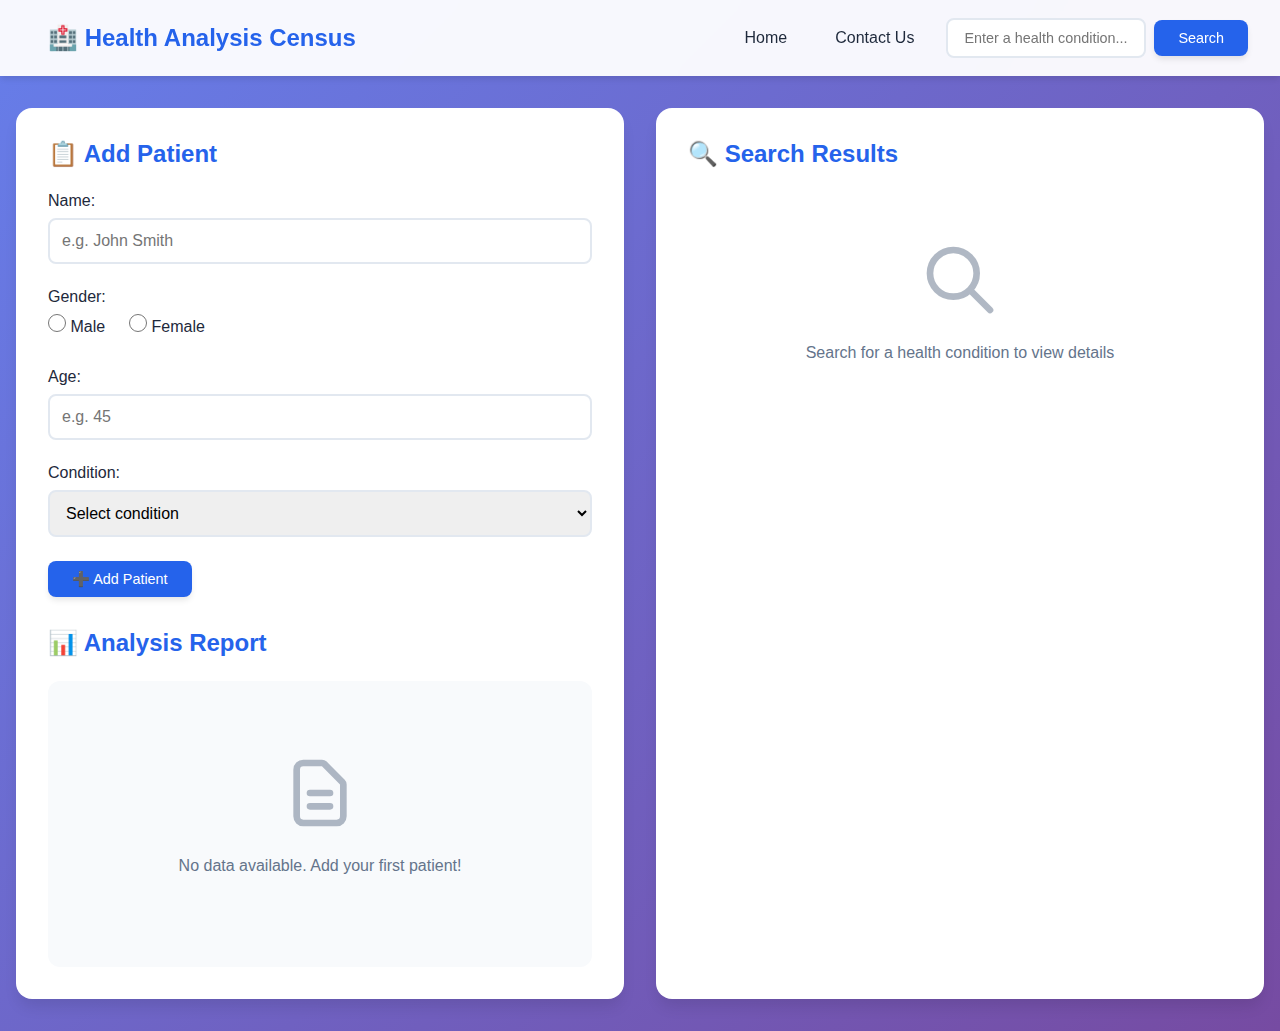
<file: healthAnalysis/index.html>
<!DOCTYPE html>
<html lang="en">
	<head>
		<meta charset="UTF-8" />
		<title>Health Analysis Data</title>
		<link rel="stylesheet" href="./health_analysis.css" />
	</head>
	<body>
		<nav>
			<div class="nav-container">
				<a href="./index.html"><h1>🏥 Health Analysis Census</h1></a>
				<ul class="nav-links">
					<li><a href="./index.html">Home</a></li>
					<li><a href="./health_contact.html">Contact Us</a></li>
					<li class="search-container">
						<input
							type="text"
							id="conditionInput"
							placeholder="Enter a health condition..."
						/>
						<button id="btnSearch">Search</button>
					</li>
				</ul>
			</div>
		</nav>

		<div class="container">
			<div class="card">
				<h2>📋 Add Patient</h2>
				<form id="patientForm">
					<div class="form-group">
						<label for="name">Name:</label>
						<input type="text" id="name" placeholder="e.g. John Smith" />
						<span class="error-message">Name is required</span>
					</div>

					<div class="form-group">
						<label>Gender:</label>
						<div class="radio-group">
							<label class="radio-label">
								<input type="radio" name="gender" id="male" value="Male" />
								<span>Male</span>
							</label>
							<label class="radio-label">
								<input type="radio" name="gender" id="female" value="Female" />
								<span>Female</span>
							</label>
						</div>
						<span class="error-message">Please select a gender</span>
					</div>

					<div class="form-group">
						<label for="age">Age:</label>
						<input type="number" id="age" placeholder="e.g. 45" min="0" max="120" />
						<span class="error-message">Please enter a valid age (0-120)</span>
					</div>

					<div class="form-group">
						<label for="condition">Condition:</label>
						<select id="condition">
							<option value="">Select condition</option>
							<option value="Diabetes">Diabetes</option>
							<option value="Thyroid">Thyroid</option>
							<option value="High Blood Pressure">High Blood Pressure</option>
						</select>
						<span class="error-message">Please select a condition</span>
					</div>

					<button type="submit" id="addPatient">➕ Add Patient</button>
				</form>

				<h2 style="margin-top: 2rem">📊 Analysis Report</h2>
				<div id="report">
					<div class="empty-state">
						<svg fill="none" stroke="currentColor" viewBox="0 0 24 24">
							<path
								stroke-linecap="round"
								stroke-linejoin="round"
								stroke-width="2"
								d="M9 12h6m-6 4h6m2 5H7a2 2 0 01-2-2V5a2 2 0 012-2h5.586a1 1 0 01.707.293l5.414 5.414a1 1 0 01.293.707V19a2 2 0 01-2 2z"
							/>
						</svg>
						<p>No data available. Add your first patient!</p>
					</div>
				</div>
			</div>

			<div class="card">
				<h2>🔍 Search Results</h2>
				<div id="result">
					<div class="empty-state">
						<svg fill="none" stroke="currentColor" viewBox="0 0 24 24">
							<path
								stroke-linecap="round"
								stroke-linejoin="round"
								stroke-width="2"
								d="M21 21l-6-6m2-5a7 7 0 11-14 0 7 7 0 0114 0z"
							/>
						</svg>
						<p>Search for a health condition to view details</p>
					</div>
				</div>
			</div>
		</div>
		<script src="./health_analysis.js"></script>
	</body>
</html>
</file>
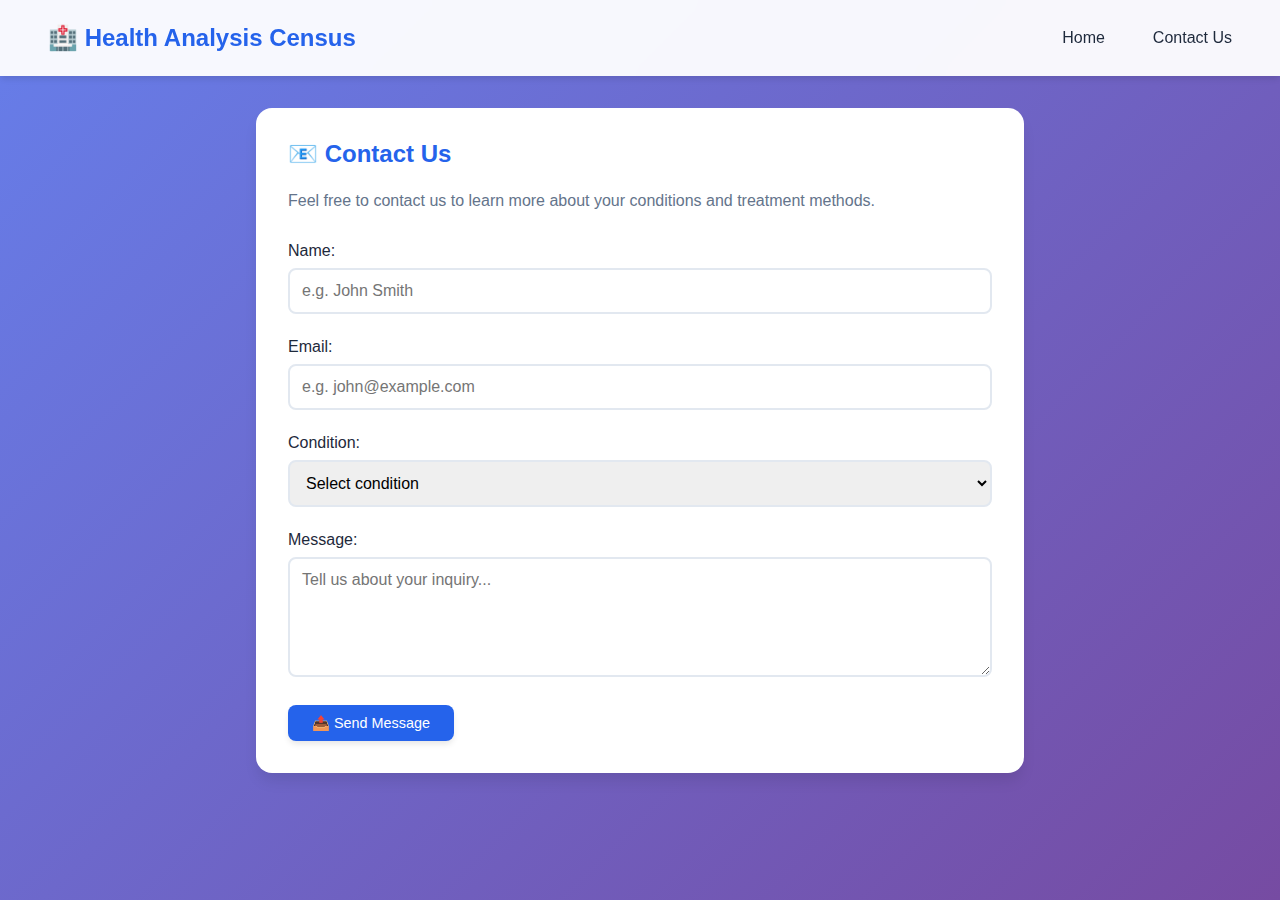
<file: healthAnalysis/health_contact.html>
<!DOCTYPE html>
<html lang="it">
	<head>
		<meta charset="UTF-8" />
		<meta name="viewport" content="width=device-width, initial-scale=1.0" />
		<title>Contact Us - Health Analysis Census</title>
		<link rel="stylesheet" href="./health_analysis.css" />
	</head>
	<body>
		<nav>
			<div class="nav-container">
				<a href="./index.html"><h1>🏥 Health Analysis Census</h1></a>
				<ul class="nav-links">
					<li><a href="./index.html">Home</a></li>
					<li><a href="./health_contact.html">Contact Us</a></li>
				</ul>
			</div>
		</nav>

		<div class="container single-column">
			<div class="card">
				<h2>📧 Contact Us</h2>
				<p style="color: var(--text-secondary); margin-bottom: 2rem">
					Feel free to contact us to learn more about your conditions and treatment methods.
				</p>

				<form id="contactForm">
					<div class="form-group">
						<label for="contactName">Name:</label>
						<input
							type="text"
							id="contactName"
							name="name"
							placeholder="e.g. John Smith"
							required
						/>
						<span class="error-message">Name is required</span>
					</div>

					<div class="form-group">
						<label for="contactEmail">Email:</label>
						<input
							type="email"
							id="contactEmail"
							name="email"
							placeholder="e.g. john@example.com"
							required
						/>
						<span class="error-message">Please enter a valid email</span>
					</div>

					<div class="form-group">
						<label for="contactCondition">Condition:</label>
						<select id="contactCondition" name="condition" required>
							<option value="">Select condition</option>
							<option value="Diabetes">Diabetes</option>
							<option value="Thyroid">Thyroid</option>
							<option value="High Blood Pressure">High Blood Pressure</option>
							<option value="Other">Other</option>
						</select>
						<span class="error-message">Please select a condition</span>
					</div>

					<div class="form-group">
						<label for="contactMessage">Message:</label>
						<textarea
							id="contactMessage"
							name="message"
							rows="5"
							placeholder="Tell us about your inquiry..."
							required
						></textarea>
						<span class="error-message">Message is required</span>
					</div>

					<button type="submit">📤 Send Message</button>
				</form>

				<div id="contactSuccess" class="contact-success">
					<svg fill="none" stroke="currentColor" viewBox="0 0 24 24">
						<path
							stroke-linecap="round"
							stroke-linejoin="round"
							stroke-width="2"
							d="M9 12l2 2 4-4m6 2a9 9 0 11-18 0 9 9 0 0118 0z"
						/>
					</svg>
					<h3>Thank you for contacting us!</h3>
					<p>We'll get back to you as soon as possible.</p>
				</div>
			</div>
		</div>

		<script src="health_analysis.js"></script>
	</body>
</html>
</file>
<file: healthAnalysis/health_analysis.css>
* {
	margin: 0;
	padding: 0;
	box-sizing: border-box;
}

:root {
	--primary: #2563eb;
	--primary-dark: #1e40af;
	--secondary: #10b981;
	--danger: #ef4444;
	--warning: #f59e0b;
	--bg-light: #f8fafc;
	--bg-card: #ffffff;
	--text-primary: #1e293b;
	--text-secondary: #64748b;
	--border: #e2e8f0;
	--shadow: 0 4px 6px -1px rgba(0, 0, 0, 0.1);
	--shadow-lg: 0 10px 15px -3px rgba(0, 0, 0, 0.1);
}

body {
	font-family: -apple-system, BlinkMacSystemFont, "Segoe UI", Roboto, Oxygen, Ubuntu, Cantarell,
		sans-serif;
	background: linear-gradient(135deg, #667eea 0%, #764ba2 100%);
	min-height: 100vh;
	color: var(--text-primary);
}

/* Navigation */
nav {
	background: rgba(255, 255, 255, 0.95);
	backdrop-filter: blur(10px);
	padding: 1rem 2rem;
	box-shadow: var(--shadow);
	position: sticky;
	top: 0;
	z-index: 100;
}

.nav-container {
	max-width: 1400px;
	margin: 0 auto;
	display: flex;
	align-items: center;
	justify-content: space-between;
	flex-wrap: wrap;
	gap: 1rem;
}

nav h1 {
	color: var(--primary);
	font-size: 1.5rem;
	margin: 0;
}

.nav-links {
	display: flex;
	align-items: center;
	gap: 1rem;
	list-style: none;
	flex-wrap: wrap;
}

nav a {
	text-decoration: none;
	color: var(--text-primary);
	font-weight: 500;
	padding: 0.5rem 1rem;
	border-radius: 8px;
	transition: all 0.3s ease;
}

nav a:hover {
	background: var(--bg-light);
	color: var(--primary);
}

.search-container {
	display: flex;
	gap: 0.5rem;
	align-items: center;
}

#conditionInput {
	padding: 0.6rem 1rem;
	border: 2px solid var(--border);
	border-radius: 8px;
	font-size: 0.9rem;
	width: 200px;
	transition: all 0.3s ease;
}

#conditionInput:focus {
	outline: none;
	border-color: var(--primary);
	box-shadow: 0 0 0 3px rgba(37, 99, 235, 0.1);
}

button {
	padding: 0.6rem 1.5rem;
	background: var(--primary);
	color: white;
	border: none;
	border-radius: 8px;
	cursor: pointer;
	font-weight: 500;
	font-size: 0.9rem;
	transition: all 0.3s ease;
	box-shadow: var(--shadow);
}

button:hover {
	background: var(--primary-dark);
	transform: translateY(-2px);
	box-shadow: var(--shadow-lg);
}

button:active {
	transform: translateY(0);
}

/* Container */
.container {
	max-width: 1400px;
	margin: 2rem auto;
	padding: 0 1rem;
	display: grid;
	grid-template-columns: 1fr 1fr;
	gap: 2rem;
}

/* Cards */
.card {
	background: var(--bg-card);
	border-radius: 16px;
	padding: 2rem;
	box-shadow: var(--shadow-lg);
	animation: fadeIn 0.5s ease;
}

@keyframes fadeIn {
	from {
		opacity: 0;
		transform: translateY(20px);
	}
	to {
		opacity: 1;
		transform: translateY(0);
	}
}

.card h2 {
	color: var(--primary);
	margin-bottom: 1.5rem;
	font-size: 1.5rem;
}

/* Form */
.form-group {
	margin-bottom: 1.5rem;
}

.form-group label {
	display: block;
	margin-bottom: 0.5rem;
	color: var(--text-primary);
	font-weight: 500;
}

.form-group input[type="text"],
.form-group input[type="number"],
.form-group input[type="email"],
.form-group select {
	width: 100%;
	padding: 0.75rem;
	border: 2px solid var(--border);
	border-radius: 8px;
	font-size: 1rem;
	transition: all 0.3s ease;
}

.form-group input:focus,
.form-group select:focus {
	outline: none;
	border-color: var(--primary);
	box-shadow: 0 0 0 3px rgba(37, 99, 235, 0.1);
}

.form-group.error input,
.form-group.error select {
	border-color: var(--danger);
}

.error-message {
	color: var(--danger);
	font-size: 0.85rem;
	margin-top: 0.25rem;
	display: none;
}

.form-group.error .error-message {
	display: block;
}

.radio-group {
	display: flex;
	gap: 1.5rem;
	margin-top: 0.5rem;
}

.radio-label {
	display: flex;
	align-items: center;
	gap: 0.5rem;
	cursor: pointer;
}

.radio-label input[type="radio"] {
	width: 18px;
	height: 18px;
	cursor: pointer;
}

/* Report */
#report {
	background: var(--bg-light);
	padding: 1.5rem;
	border-radius: 12px;
	min-height: 200px;
}

#report p {
	margin-bottom: 1rem;
	line-height: 1.6;
}

#report h3 {
	color: var(--primary);
	margin: 1.5rem 0 1rem;
	font-size: 1.1rem;
}

.stat-badge {
	display: inline-block;
	background: var(--primary);
	color: white;
	padding: 0.25rem 0.75rem;
	border-radius: 20px;
	font-weight: 600;
	margin-left: 0.5rem;
}

/* Search Results */
#result {
	min-height: 300px;
	display: flex;
	flex-direction: column;
	gap: 1.5rem;
}

#result img {
	width: 100%;
	height: 200px;
	object-fit: cover;
	border-radius: 12px;
	box-shadow: var(--shadow);
}

#result h3 {
	color: var(--primary);
	font-size: 1.3rem;
}

#result p {
	line-height: 1.6;
	margin-bottom: 1rem;
}

.info-section {
	background: var(--bg-light);
	padding: 1rem;
	border-radius: 8px;
	margin-bottom: 1rem;
}

.info-section strong {
	color: var(--primary);
	display: block;
	margin-bottom: 0.5rem;
}

/* Toast Notifications */
.toast {
	position: fixed;
	bottom: 2rem;
	right: 2rem;
	background: var(--secondary);
	color: white;
	padding: 1rem 1.5rem;
	border-radius: 8px;
	box-shadow: var(--shadow-lg);
	animation: slideIn 0.3s ease;
	z-index: 1000;
}

.toast.error {
	background: var(--danger);
}

@keyframes slideIn {
	from {
		transform: translateX(400px);
		opacity: 0;
	}
	to {
		transform: translateX(0);
		opacity: 1;
	}
}

/* Charts */
.chart-container {
	margin-top: 2rem;
	padding: 1 rem;
	background: var(--bg-light);
	border-radius: 12px;
}

.chart-bar {
	display: flex;
	align-items: center;
	margin-bottom: 1rem;
}

.chart-label {
	min-width: 150px;
	font-weight: 500;
}

.chart-bar-container {
	flex: 1;
	height: 30px;
	background: var(--border);
	border-radius: 15px;
	overflow: hidden;
	margin: 0 1rem;
}

.chart-bar-fill {
	height: 100%;
	background: linear-gradient(90deg, var(--primary), var(--secondary));
	border-radius: 15px;
	transition: width 0.5s ease;
	display: flex;
	align-items: center;
	justify-content: flex-end;
	padding-right: 0.5rem;
	color: white;
	font-weight: 600;
	font-size: 0.85rem;
}

/* Empty State */
.empty-state {
	text-align: center;
	padding: 3rem 1rem;
	color: var(--text-secondary);
}

.empty-state svg {
	width: 80px;
	height: 80px;
	margin-bottom: 1rem;
	opacity: 0.5;
}

/* Responsive */
@media (max-width: 968px) {
	.container {
		grid-template-columns: 1fr;
	}

	.nav-container {
		flex-direction: column;
	}

	nav h1 {
		font-size: 1.2rem;
	}
}

/* Loading */
.loading {
	display: inline-block;
	width: 20px;
	height: 20px;
	border: 3px solid rgba(255, 255, 255, 0.3);
	border-radius: 50%;
	border-top-color: white;
	animation: spin 0.8s linear infinite;
}

@keyframes spin {
	to {
		transform: rotate(360deg);
	}
}

/* Contact Form - Textarea */
.form-group textarea {
	width: 100%;
	padding: 0.75rem;
	border: 2px solid var(--border);
	border-radius: 8px;
	font-size: 1rem;
	font-family: inherit;
	resize: vertical;
	transition: all 0.3s ease;
	min-height: 120px;
}

.form-group textarea:focus {
	outline: none;
	border-color: var(--primary);
	box-shadow: 0 0 0 3px rgba(37, 99, 235, 0.1);
}

.form-group.error textarea {
	border-color: var(--danger);
}

/* Contact Success Message */
.contact-success {
	display: none;
	margin-top: 2rem;
	padding: 1.5rem;
	background: var(--bg-light);
	border-radius: 12px;
	text-align: center;
	animation: fadeIn 0.5s ease;
}

.contact-success.show {
	display: block;
}

.contact-success svg {
	width: 60px;
	height: 60px;
	color: var(--secondary);
	margin-bottom: 1rem;
}

.contact-success h3 {
	color: var(--secondary);
	margin-bottom: 0.5rem;
	font-size: 1.3rem;
}

.contact-success p {
	color: var(--text-secondary);
	margin: 0;
}

/* Single Column Container for Contact Page */
.container.single-column {
	grid-template-columns: 1fr;
	max-width: 800px;
}
</file>
